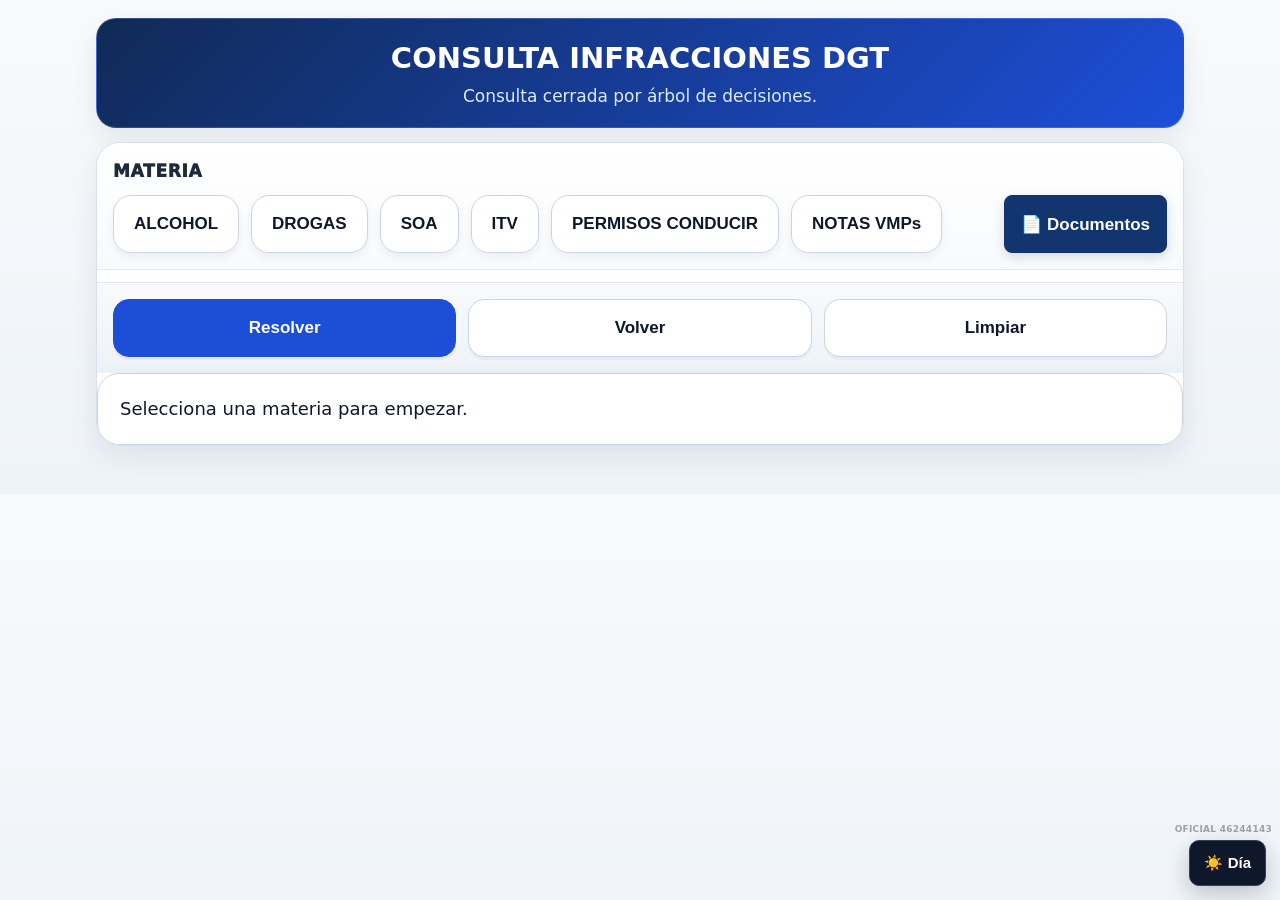
<file: index.html>
﻿<!DOCTYPE html>
<html lang="es">
<head>
  <meta charset="UTF-8">
  <meta name="viewport" content="width=device-width, initial-scale=1, viewport-fit=cover">
  <title>Consulta Infracciones DGT</title>
<link rel="stylesheet" href="styles/base.css">
<link rel="stylesheet" href="styles/vmp.css">
</head>
<body class="con-theme-toggle">
<button id="themeToggle" class="themeToggle" type="button">🌙 Noche</button>
<div class="app">
  <div class="hero">
    <h1>Consulta infracciones DGT</h1>
    <p>Consulta cerrada por árbol de decisiones.</p>
  </div>

  <div class="panel">
    <div class="section">
      <h2>Materia</h2>
      <div class="row" id="materiaRow">
        <button data-materia="ALCOHOL">ALCOHOL</button>
        <button data-materia="DROGAS">DROGAS</button>
        <button data-materia="SOA">SOA</button>
        <button data-materia="ITV">ITV</button>
        <button data-materia="PERMISOS">PERMISOS CONDUCIR</button>
        <button data-materia="VMP">NOTAS VMPs</button>
        <button id="btnApuntesRef" class="refButton" type="button">📄 Documentos</button>
      </div>
    </div>

    <div id="treeArea" class="stack"></div>

    <div class="actions" id="actionBar">
      <button class="primary" id="btnResolver" type="button">Resolver</button>
      <button id="btnVolver" type="button">Volver</button>
      <button id="btnLimpiar" type="button">Limpiar</button>
    </div>

    <div id="resultado" class="result">Selecciona una materia para empezar.</div>
  </div>
</div>

<script src="js/app.js"></script>
<script src="js/ficha.js"></script>
  <div class="oficial-firma">OFICIAL 46244143</div>
</body>
</html>
</file>
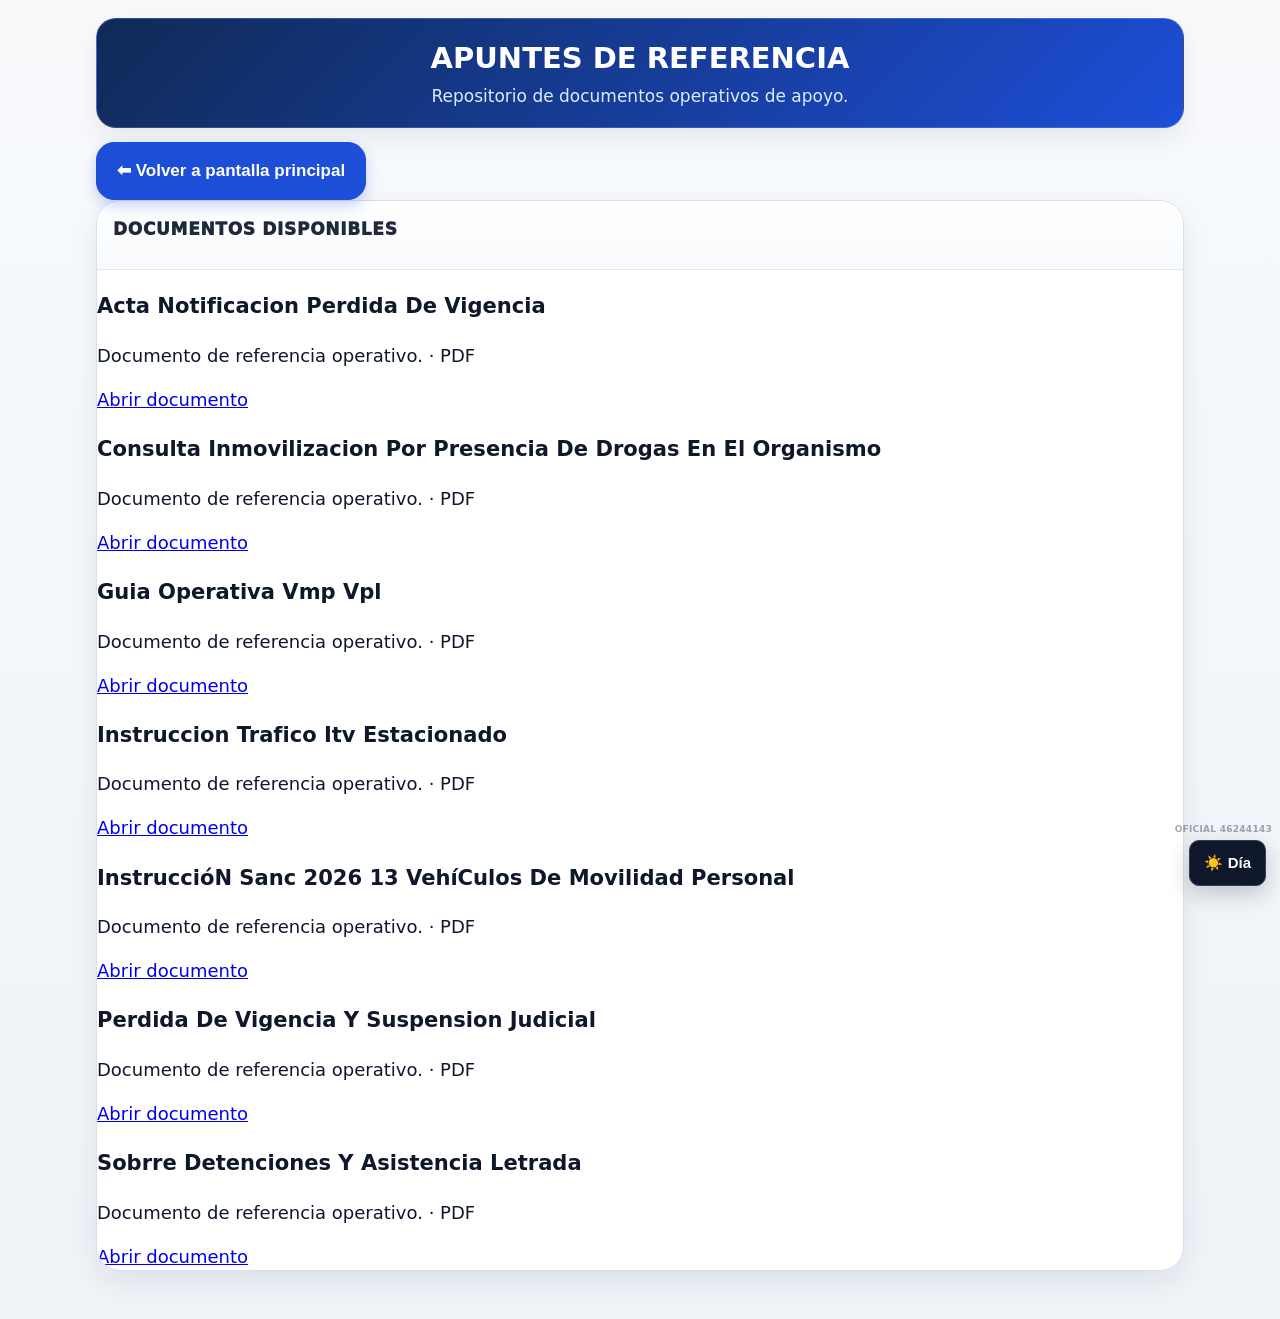
<file: apuntes.html>
﻿<!DOCTYPE html>
<html lang="es">
<head>
  <meta charset="UTF-8">
  <meta name="viewport" content="width=device-width, initial-scale=1, viewport-fit=cover">
  <title>Apuntes de referencia</title>
  <link rel="stylesheet" href="styles/base.css">
</head>
<body class="con-theme-toggle">
<button id="themeToggle" class="themeToggle" type="button">🌙 Noche</button>
  <div class="app">
    <div class="hero">
      <h1>Apuntes de referencia</h1>
      <p>Repositorio de documentos operativos de apoyo.</p>
    </div>

    <div class="top-actions">
      <button class="primary" onclick="window.location.href='index.html'">⬅ Volver a pantalla principal</button>
    </div>

    <div class="panel">
      <div class="section">
        <h2>Documentos disponibles</h2>
      </div>

      <div class="doc-grid" id="lista-documentos">
        <article class="doc-card">
          <h3>Cargando documentos...</h3>
          <p>Preparando el índice de documentos de referencia.</p>
        </article>
      </div>
    </div>
  </div>

<script src="documentos-index.js"></script>
<script>
(function(){
 const btn=document.getElementById("themeToggle");
 const saved=localStorage.getItem("temaAppDGT")||"dia";
 function apply(t){const dark=t==="noche";document.body.classList.toggle("dark-mode",dark);btn.textContent=dark?"🌙 Noche":"☀️ Día";localStorage.setItem("temaAppDGT",t);}
 apply(saved);
 btn.addEventListener("click",()=>apply(document.body.classList.contains("dark-mode")?"dia":"noche"));
})();
</script>
<script>
(function(){
  const contenedor = document.getElementById("lista-documentos");

  function escapar(texto){
    return String(texto || "")
      .replace(/&/g, "&amp;")
      .replace(/</g, "&lt;")
      .replace(/>/g, "&gt;")
      .replace(/"/g, "&quot;")
      .replace(/'/g, "&#039;");
  }

  function pintarDocumentos(datos){
    if(!contenedor) return;

    const documentos = datos && Array.isArray(datos.documentos) ? datos.documentos : [];
    contenedor.innerHTML = "";

    if(documentos.length === 0){
      contenedor.innerHTML = `
        <article class="doc-card">
          <h3>No hay documentos disponibles</h3>
          <p>Añade archivos a la carpeta documentos y ejecuta generar_indice_documentos.py.</p>
        </article>
      `;
      return;
    }

    documentos.forEach(function(doc){
      const nombre = doc.nombre || (doc.archivo || "").split("/").pop();
      const titulo = doc.titulo || nombre || "Documento";
      const tipo = doc.tipo || "DOC";
      const descripcion = doc.descripcion || "Documento de referencia operativo.";
      const urlVisor = "visor_documento.html?doc=" + encodeURIComponent(nombre) + "&from=apuntes";

      const tarjeta = document.createElement("article");
      tarjeta.className = "doc-card";
      tarjeta.innerHTML = `
        <h3>${escapar(titulo)}</h3>
        <p>${escapar(descripcion)} · ${escapar(tipo)}</p>
        <a class="button primary" href="${urlVisor}">
          Abrir documento
        </a>
      `;
      contenedor.appendChild(tarjeta);
    });
  }

  async function cargarIndice(){
    if(window.DOCUMENTOS_INDEX){
      pintarDocumentos(window.DOCUMENTOS_INDEX);
      return;
    }

    try{
      const respuesta = await fetch("documentos-index.json", {cache:"no-store"});
      if(!respuesta.ok) throw new Error("No se pudo cargar documentos-index.json");
      const datos = await respuesta.json();
      pintarDocumentos(datos);
    }catch(error){
      console.error(error);
      if(contenedor){
        contenedor.innerHTML = `
          <article class="doc-card">
            <h3>No se ha podido cargar el índice</h3>
            <p>Ejecuta python generar_indice_documentos.py desde la carpeta principal de la app.</p>
          </article>
        `;
      }
    }
  }

  cargarIndice();
})();
</script>

  <div class="oficial-firma">OFICIAL 46244143</div>
</body>
</html>
</file>
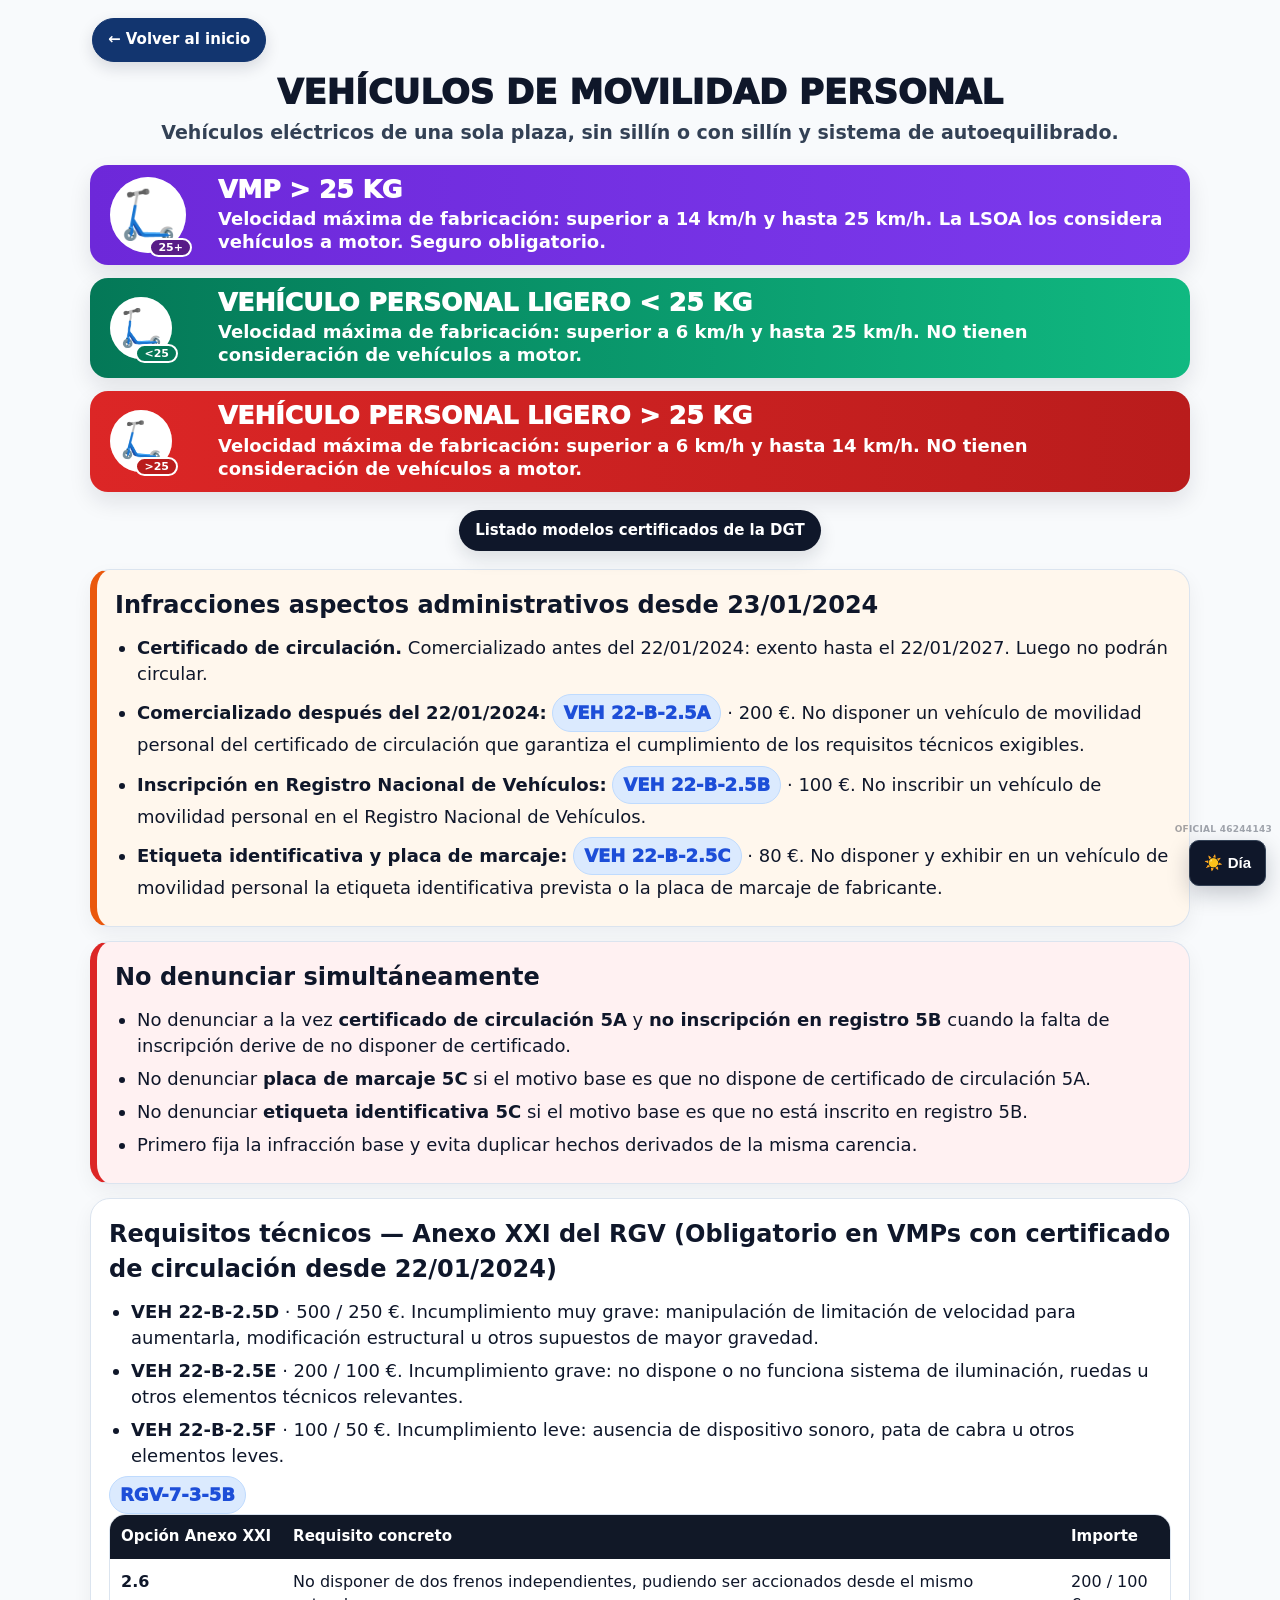
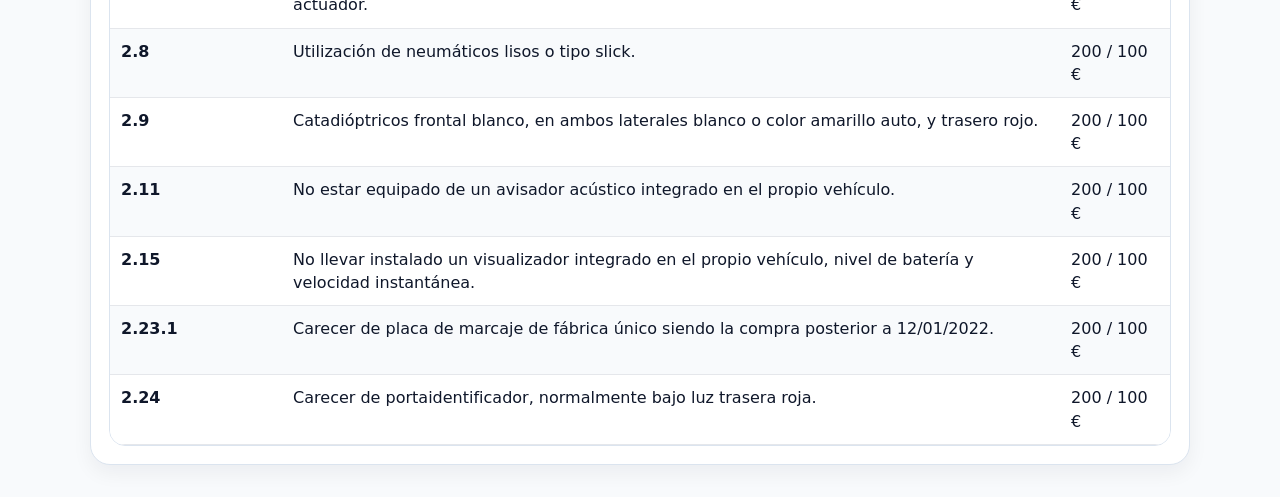
<file: notas_vmp.html>
﻿<!DOCTYPE html>
<html lang="es">
<head>
<meta charset="UTF-8">
<meta name="viewport" content="width=device-width, initial-scale=1, viewport-fit=cover">
<title>Notas VMPs</title>
<link rel="stylesheet" href="styles/base.css">
<link rel="stylesheet" href="styles/vmp.css">
</head>
<body class="con-theme-toggle">
<button id="themeToggle" class="themeToggle" type="button">🌙 Noche</button>

    <div class="vmp-notas-screen">
    <div class="vmp-back-bar">
      <a class="vmp-back-btn" href="index.html">← Volver al inicio</a>
    </div>

      <div class="vmp-notas-wrap">
        <h2 class="vmp-notas-title">Vehículos de Movilidad Personal</h2>
        <p class="vmp-notas-subtitle">Vehículos eléctricos de una sola plaza, sin sillín o con sillín y sistema de autoequilibrado.</p>

        <div class="vmp-type-list">
          <div class="vmp-type-card vmp-heavy">
            <div class="vmp-type-icon heavy"><span class="scoot">🛴</span><span class="vmp-type-badge">25+</span></div>
            <div>
              <div class="vmp-type-title">VMP &gt; 25 kg</div>
              <div class="vmp-type-text">Velocidad máxima de fabricación: superior a 14 km/h y hasta 25 km/h. La LSOA los considera vehículos a motor. Seguro obligatorio.</div>
            </div>
          </div>
          <div class="vmp-type-card vpl-light">
            <div class="vmp-type-icon light"><span class="scoot">🛴</span><span class="vmp-type-badge">&lt;25</span></div>
            <div>
              <div class="vmp-type-title">Vehículo Personal Ligero &lt; 25 kg</div>
              <div class="vmp-type-text">Velocidad máxima de fabricación: superior a 6 km/h y hasta 25 km/h. NO tienen consideración de vehículos a motor.</div>
            </div>
          </div>
          <div class="vmp-type-card vpl-heavy">
            <div class="vmp-type-icon wide"><span class="scoot">🛴</span><span class="vmp-type-badge">&gt;25</span></div>
            <div>
              <div class="vmp-type-title">Vehículo Personal Ligero &gt; 25 kg</div>
              <div class="vmp-type-text">Velocidad máxima de fabricación: superior a 6 km/h y hasta 14 km/h. NO tienen consideración de vehículos a motor.</div>
            </div>
          </div>
        </div>

        <div class="vmp-dgt-link-box">
          <a class="vmp-dgt-link" href="https://www.dgt.es/nuestros-servicios/tu-vehiculo/vehiculos-de-movilidad-personal-vmp/" target="_blank" rel="noopener noreferrer">Listado modelos certificados de la DGT</a>
        </div>

        <div class="vmp-note-box vmp-important">
          <h3>Infracciones aspectos administrativos desde 23/01/2024</h3>
          <ul class="vmp-note-list">
            <li><strong>Certificado de circulación.</strong> Comercializado antes del 22/01/2024: exento hasta el 22/01/2027. Luego no podrán circular.</li>
            <li><strong>Comercializado después del 22/01/2024:</strong> <span class="vmp-code-pill">VEH 22-B-2.5A</span> · 200 €. No disponer un vehículo de movilidad personal del certificado de circulación que garantiza el cumplimiento de los requisitos técnicos exigibles.</li>            
            <li><strong>Inscripción en Registro Nacional de Vehículos:</strong> <span class="vmp-code-pill">VEH 22-B-2.5B</span> · 100 €. No inscribir un vehículo de movilidad personal en el Registro Nacional de Vehículos.</li>
            <li><strong>Etiqueta identificativa y placa de marcaje:</strong> <span class="vmp-code-pill">VEH 22-B-2.5C</span> · 80 €. No disponer y exhibir en un vehículo de movilidad personal la etiqueta identificativa prevista o la placa de marcaje de fabricante.</li>
          </ul>
        </div>

        <div class="vmp-note-box vmp-danger">
          <h3>No denunciar simultáneamente</h3>
          <ul class="vmp-note-list">
            <li>No denunciar a la vez <strong>certificado de circulación 5A</strong> y <strong>no inscripción en registro 5B</strong> cuando la falta de inscripción derive de no disponer de certificado.</li>
            <li>No denunciar <strong>placa de marcaje 5C</strong> si el motivo base es que no dispone de certificado de circulación 5A.</li>
            <li>No denunciar <strong>etiqueta identificativa 5C</strong> si el motivo base es que no está inscrito en registro 5B.</li>
            <li>Primero fija la infracción base y evita duplicar hechos derivados de la misma carencia.</li>
          </ul>
        </div>

        <div class="vmp-note-box">
          <h3>Requisitos técnicos — Anexo XXI del RGV (Obligatorio en VMPs con certificado de circulación desde 22/01/2024)</h3>
          <ul class="vmp-note-list">
            <li><strong>VEH 22-B-2.5D</strong> · 500 / 250 €. Incumplimiento muy grave: manipulación de limitación de velocidad para aumentarla, modificación estructural u otros supuestos de mayor gravedad.</li>
            <li><strong>VEH 22-B-2.5E</strong> · 200 / 100 €. Incumplimiento grave: no dispone o no funciona sistema de iluminación, ruedas u otros elementos técnicos relevantes.</li>
            <li><strong>VEH 22-B-2.5F</strong> · 100 / 50 €. Incumplimiento leve: ausencia de dispositivo sonoro, pata de cabra u otros elementos leves.</li>
          </ul>
          <div class="vmp-tech-code-header">
            <span class="vmp-code-pill">RGV-7-3-5B</span>
          </div>
          <div class="vmp-table-wrap">
            <table class="vmp-tech-table">
              <thead><tr><th>Opción Anexo XXI</th><th>Requisito concreto</th><th>Importe</th></tr></thead>
              <tbody>
                <tr><td><strong>2.6</strong></td><td>No disponer de dos frenos independientes, pudiendo ser accionados desde el mismo actuador.</td><td>200 / 100 €</td></tr>
                <tr><td><strong>2.8</strong></td><td>Utilización de neumáticos lisos o tipo slick.</td><td>200 / 100 €</td></tr>
                <tr><td><strong>2.9</strong></td><td>Catadióptricos frontal blanco, en ambos laterales blanco o color amarillo auto, y trasero rojo.</td><td>200 / 100 €</td></tr>
                <tr><td><strong>2.11</strong></td><td>No estar equipado de un avisador acústico integrado en el propio vehículo.</td><td>200 / 100 €</td></tr>
                <tr><td><strong>2.15</strong></td><td>No llevar instalado un visualizador integrado en el propio vehículo, nivel de batería y velocidad instantánea.</td><td>200 / 100 €</td></tr>
                <tr><td><strong>2.23.1</strong></td><td>Carecer de placa de marcaje de fábrica único siendo la compra posterior a 12/01/2022.</td><td>200 / 100 €</td></tr>
                <tr><td><strong>2.24</strong></td><td>Carecer de portaidentificador, normalmente bajo luz trasera roja.</td><td>200 / 100 €</td></tr>
              </tbody>
            </table>
          </div>
        </div>


      </div>
    </div>
  <div class="oficial-firma">OFICIAL 46244143</div>

<script>
function initThemeToggle(){
  const btn = document.getElementById("themeToggle");
  if(!btn) return;
  const savedTheme = localStorage.getItem("temaAppDGT") || "dia";
  function applyTheme(theme){
    const dark = theme === "noche";
    document.body.classList.toggle("dark-mode", dark);
    btn.textContent = dark ? "🌙 Noche" : "☀️ Día";
    localStorage.setItem("temaAppDGT", theme);
  }
  applyTheme(savedTheme);
  btn.addEventListener("click", ()=>{
    const next = document.body.classList.contains("dark-mode") ? "dia" : "noche";
    applyTheme(next);
  });
}
initThemeToggle();
</script>
</body>
</html>
</file>
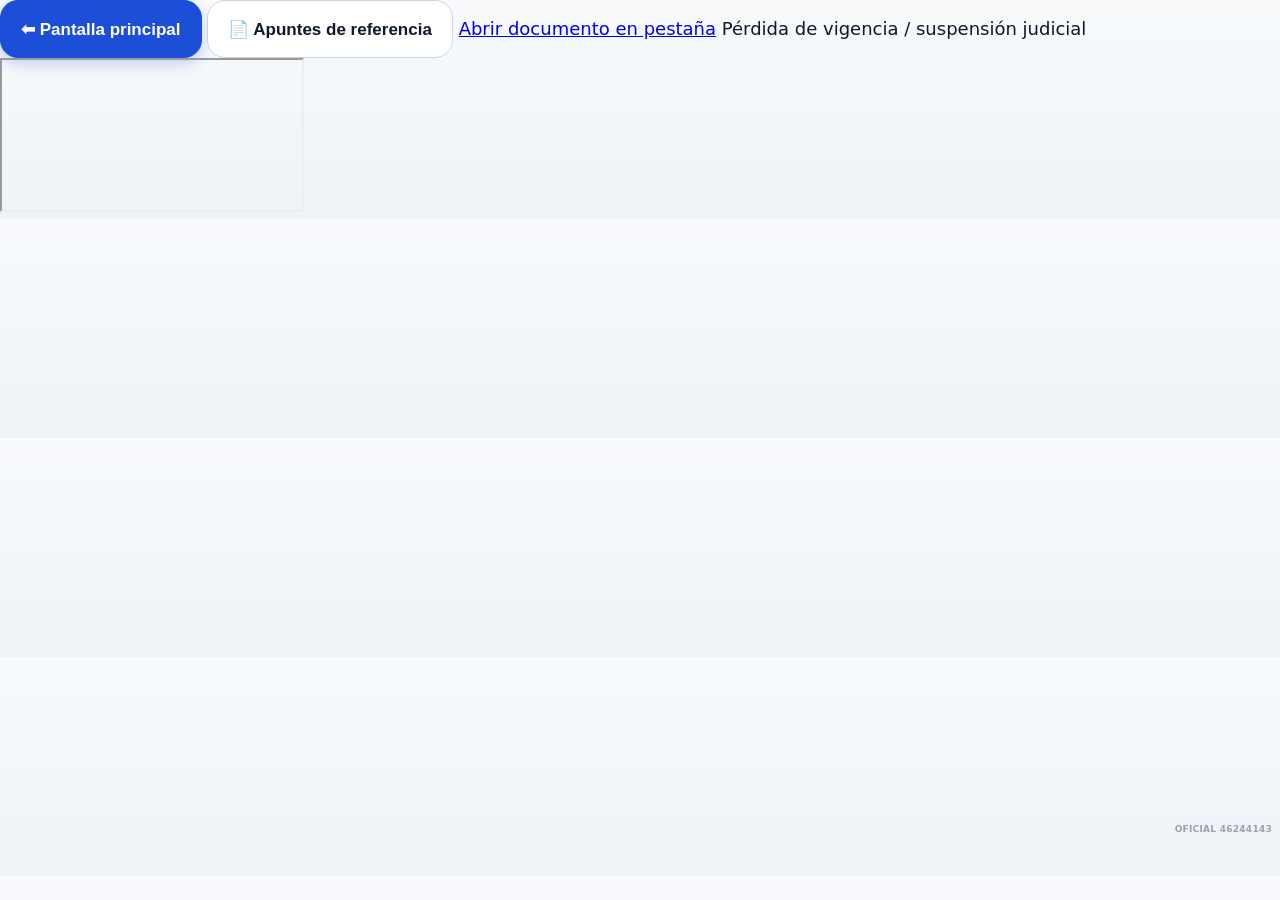
<file: visor_documento.html>
﻿<!DOCTYPE html>
<html lang="es">
<head>
  <meta charset="UTF-8">
  <meta name="viewport" content="width=device-width, initial-scale=1, viewport-fit=cover">
  <title>Visor de documento</title>
  <link rel="stylesheet" href="styles/base.css">
</head>
<body class="con-theme-toggle">
  <div class="toolbar">
    <button class="primary" onclick="window.location.href='index.html'">⬅ Pantalla principal</button>
    <button class="secondary" onclick="window.location.href='apuntes.html'">📄 Apuntes de referencia</button>
    <a id="openExternal" class="secondary" target="_blank" rel="noopener noreferrer">Abrir documento en pestaña</a>
    <span class="title" id="docTitle">Documento</span>
  </div>

  <iframe id="pdfFrame" title="Documento PDF"></iframe>

  <script src="documentos-index.js"></script>
  <script>
    const params = new URLSearchParams(window.location.search);
    const requested = params.get("doc") || "";

    const fallbackDocs = {
      "acta_notificacion_perdida_vigencia.pdf": {
        titulo: "Acta notificación pérdida de vigencia",
        archivo: "documentos/acta_notificacion_perdida_vigencia.pdf",
        nombre: "acta_notificacion_perdida_vigencia.pdf"
      },
      "perdidas_vigencia_suspension.pdf": {
        titulo: "Pérdida de vigencia / suspensión judicial",
        archivo: "documentos/perdidas_vigencia_suspension.pdf",
        nombre: "perdidas_vigencia_suspension.pdf"
      }
    };

    function buscarDocumentoEnIndice(nombre){
      const indice = window.DOCUMENTOS_INDEX;
      if(indice && Array.isArray(indice.documentos)){
        return indice.documentos.find(function(doc){
          return doc.nombre === nombre || (doc.archivo || "").split("/").pop() === nombre;
        });
      }
      return null;
    }

    const docEncontrado = buscarDocumentoEnIndice(requested);
    const doc = docEncontrado || fallbackDocs[requested] || fallbackDocs["perdidas_vigencia_suspension.pdf"];

    document.getElementById("docTitle").textContent = doc.titulo || doc.nombre || "Documento";
    document.getElementById("pdfFrame").src = doc.archivo;
    document.getElementById("openExternal").href = doc.archivo;
  </script>
  <div class="oficial-firma">OFICIAL 46244143</div>

<script>
(function(){
  const saved = localStorage.getItem("temaAppDGT") || "dia";
  if(saved === "noche"){
    document.body.classList.add("dark-mode");
  }
})();
</script>
</body>
</html>
</file>
<file: styles/base.css>
/* ============================================================
   base.css – Estilos compartidos entre las 4 páginas HTML
   Extraído de index.html
   ============================================================ */

/* ─── Root variables & Reset ─── */
:root {
  --bg: #eef3f8;
  --surface: #fff;
  --text: #0f172a;
  --muted: #475569;
  --border: #cbd5e1;
  --border-soft: #e2e8f0;
  --primary: #1d4ed8;
  --primary-dark: #173ea8;
  --primary-soft: #dbeafe;
  --warn: #b42318;
  --shadow: 0 10px 28px rgba(15, 23, 42, .08);
}

* {
  box-sizing: border-box;
}

/* ─── Body & App ─── */
body {
  margin: 0;
  font-family: system-ui, -apple-system, Segoe UI, Roboto, Arial, sans-serif;
  background: linear-gradient(180deg, #f8fafc 0%, var(--bg) 100%);
  color: var(--text);
  font-size: 18px;
  line-height: 1.45;
}

.app {
  max-width: 1120px;
  margin: 0 auto;
  padding: 18px 16px 34px;
}

/* ─── Hero ─── */
.hero {
  background: linear-gradient(135deg, #102a56, #1d4ed8);
  color: #fff;
  border-radius: 20px;
  padding: 18px 20px;
  margin-bottom: 14px;
  box-shadow: var(--shadow);
  border: 1px solid rgba(255, 255, 255, .16);
}

.hero h1 {
  margin: 0;
  font-size: 29px;
}

.hero p {
  margin: 5px 0 0;
  color: #dbeafe;
  font-size: 17px;
}

/* ─── Panel / Section ─── */
.panel,
.result {
  background: rgba(255, 255, 255, .96);
  border: 1px solid var(--border);
  border-radius: 20px;
  box-shadow: var(--shadow);
  overflow: hidden;
}

.panel {
  margin-bottom: 14px;
}

.section {
  padding: 16px;
  border-bottom: 1px solid var(--border-soft);
}

.section h2 {
  font-size: 18px;
  margin: 0 0 12px;
  color: #172033;
  text-transform: uppercase;
  letter-spacing: .04em;
}

/* ─── Row ─── */
.row {
  display: flex;
  gap: 10px;
  flex-wrap: wrap;
  align-items: center;
}

/* ─── Buttons ─── */
button {
  border: 1px solid var(--border);
  background: #fff;
  border-radius: 999px;
  padding: 14px 18px;
  font-weight: 800;
  font-size: 17px;
  color: #0f172a;
  cursor: pointer;
  transition: background .15s, border-color .15s, transform .05s, box-shadow .15s;
  min-height: 52px;
}

button:active {
  transform: translateY(1px);
}

button:hover {
  border-color: #93a4bd;
  background: #f8fafc;
}

.selected,
.active {
  background: #0f766e;
  border-color: #0f766e;
  color: #fff;
  box-shadow: 0 8px 18px rgba(15, 118, 110, .30);
}

.selected:hover,
.active:hover {
  background: #115e59;
  border-color: #115e59;
  color: #fff;
}

button.primary {
  background: var(--primary);
  border-color: var(--primary);
  color: #fff;
  box-shadow: 0 6px 14px rgba(29, 78, 216, .24);
}

button.primary:hover {
  background: var(--primary-dark);
  border-color: var(--primary-dark);
  color: #fff;
}

#materiaRow button[data-materia="VMP"] {
  margin-left: auto;
  background: #15803d;
  color: #fff;
  border-color: #15803d;
}

#materiaRow button[data-materia="VMP"]:hover {
  background: #166534;
  border-color: #166534;
}

#materiaRow button[data-materia="VMP"].active,
#materiaRow button[data-materia="VMP"].selected {
  background: #14532d;
  border-color: #14532d;
  color: #fff;
  box-shadow: 0 8px 18px rgba(20, 83, 45, .35);
}

/* ─── Stack ─── */
.stack {
  display: flex;
  flex-direction: column;
  gap: 12px;
}

/* ─── Step ─── */
.step {
  background: #fff;
  border: 1px solid var(--border-soft);
  border-radius: 18px;
  padding: 16px;
}

.step h3 {
  margin: 0 0 12px;
  font-size: 19px;
  color: #111827;
}

/* ─── Route ─── */
.route {
  padding: 12px 16px;
  color: var(--muted);
  font-size: 16px;
}

/* ─── Actions ─── */
.actions {
  display: grid;
  grid-template-columns: 1fr 1fr 1fr;
  gap: 12px;
  padding: 16px;
}

.actions button {
  border-radius: 16px;
}

/* ─── Result (base) ─── */
.result {
  padding: 18px;
}

.result h2 {
  margin: 0 0 10px;
  font-size: 26px;
}

.pill {
  display: inline-block;
  background: var(--primary-soft);
  color: #0b3b9e;
  border: 1px solid #b7d0ff;
  border-radius: 999px;
  padding: 5px 10px;
  font-weight: 900;
  font-size: 15px;
  margin: 0 5px 8px 0;
}

.field {
  margin: 9px 0;
}

.field strong {
  font-weight: 900;
}

.penal {
  border-left: 6px solid var(--warn);
  background: #fff1f2;
  padding: 14px;
  border-radius: 14px;
  margin-top: 12px;
  color: #7f1d1d;
}

.ok {
  border-left: 6px solid #15803d;
  background: #f0fdf4;
  padding: 14px;
  border-radius: 14px;
  margin-top: 12px;
  color: #14532d;
}

.margin-warning {
  color: #b42318;
  font-style: italic;
  font-weight: 800;
  margin-top: 8px;
}

.margin-card {
  border: 1px solid #fecaca;
  background: #fff7f7;
  border-radius: 16px;
  padding: 14px;
}

.margin-card h3 {
  color: #991b1b;
}

.margin-table {
  width: 100%;
  border-collapse: collapse;
  overflow: hidden;
  border-radius: 14px;
  background: #fff;
}

.margin-table th {
  background: #1e293b;
  color: #fff;
  text-align: left;
}

.margin-table th,
.margin-table td {
  padding: 12px;
  border-bottom: 1px solid #e2e8f0;
  font-size: 16px;
}

.margin-table .zone {
  font-weight: 900;
}

.calcBox {
  display: grid;
  grid-template-columns: 1fr auto;
  gap: 10px;
  margin-top: 12px;
}

.calcBox input {
  border: 1px solid var(--border);
  border-radius: 14px;
  padding: 13px;
  font-size: 18px;
}

/* ─── VMP screen (base, NOT notas) ─── */
.vmp-screen {
  padding: 18px;
  background: #f8fafc;
}

/* ─── Result card styles ─── */
.result {
  padding: 22px;
  background: #ffffff;
  border-radius: 22px;
}

.result .result-chipbar {
  display: flex;
  flex-wrap: wrap;
  gap: 8px;
  margin-bottom: 14px;
}

.result .badge,
.result .pill {
  display: inline-flex;
  align-items: center;
  gap: 6px;
  border-radius: 999px;
  padding: 7px 14px;
  font-size: 17px;
  font-weight: 900;
  letter-spacing: .02em;
  border: 1px solid transparent;
}

.result .badge.blue {
  background: #dbeafe;
  color: #1d4ed8;
  border-color: #bfdbfe;
}

.result .badge.green {
  background: #dcfce7;
  color: #166534;
  border-color: #bbf7d0;
}

.result .badge.gray {
  background: #f1f5f9;
  color: #334155;
  border-color: #cbd5e1;
}

.result .title,
.result .result-title {
  font-size: 26px;
  line-height: 1.22;
  font-weight: 950;
  color: #061225;
  margin: 8px 0 24px;
  letter-spacing: -.025em;
}

.result .summary-grid {
  display: grid;
  grid-template-columns: repeat(5, minmax(0, 1fr));
  gap: 12px;
  margin: 18px 0 18px;
}

.result .summary-card {
  border-radius: 18px;
  padding: 14px 16px;
  min-height: 76px;
  display: flex;
  align-items: center;
  gap: 12px;
  border: 1px solid transparent;
}

.result .summary-icon {
  font-size: 25px;
  line-height: 1;
  flex: 0 0 auto;
}

.result .summary-label {
  font-size: 14px;
  font-weight: 950;
  text-transform: uppercase;
  letter-spacing: .05em;
  margin-bottom: 2px;
}

.result .summary-value {
  font-size: 20px;
  font-weight: 950;
  color: #071225;
}

.result .summary-red {
  background: #fee2e2;
  border-color: #fecaca;
}

.result .summary-red .summary-label,
.result .summary-red .summary-icon {
  color: #dc2626;
}

.result .summary-blue {
  background: #eaf2ff;
  border-color: #bfdbfe;
}

.result .summary-blue .summary-label,
.result .summary-blue .summary-icon {
  color: #2563eb;
}

.result .summary-green {
  background: #e6f8ef;
  border-color: #bbf7d0;
}

.result .summary-green .summary-label,
.result .summary-green .summary-icon {
  color: #059669;
}

.result .summary-purple {
  background: #f3e8ff;
  border-color: #e9d5ff;
}

.result .summary-purple .summary-label,
.result .summary-purple .summary-icon {
  color: #9333ea;
}

.result .summary-slate {
  background: #f1f5f9;
  border-color: #e2e8f0;
}

.result .summary-slate .summary-label,
.result .summary-slate .summary-icon {
  color: #334155;
}

.result .result-block {
  border-radius: 18px;
  padding: 16px 18px;
  margin: 14px 0;
  font-size: 19px;
  line-height: 1.55;
}

.result .result-block strong {
  font-weight: 950;
}

.result .block-neutral {
  background: #f8fafc;
  border: 1px solid #e2e8f0;
  color: #0f172a;
}

.result .block-blue {
  background: #eaf2ff;
  border-left: 6px solid #2563eb;
  color: #0f172a;
}

.result .block-green {
  background: #e7f8ef;
  border-left: 6px solid #059669;
  color: #064e3b;
}

.result .block-red {
  background: #fff1f2;
  border-left: 6px solid #dc2626;
  color: #7f1d1d;
}

.result .block-title {
  display: flex;
  align-items: center;
  gap: 8px;
  font-size: 20px;
  font-weight: 950;
  text-transform: uppercase;
  letter-spacing: .04em;
  margin-bottom: 8px;
}

.result .block-blue .block-title {
  color: #1d4ed8;
}

.result .block-green .block-title {
  color: #059669;
}

.result .block-red .block-title {
  color: #dc2626;
}

@media (max-width: 900px) {
  .result .summary-grid {
    grid-template-columns: repeat(2, minmax(0, 1fr));
  }

  .result .summary-card:last-child {
    grid-column: 1 / -1;
  }
}

@media (max-width: 560px) {
  .result {
    padding: 16px;
  }

  .result .result-title,
  .result .title {
    font-size: 24px;
  }

  .result .summary-grid {
    grid-template-columns: 1fr;
  }

  .result .summary-card:last-child {
    grid-column: auto;
  }

  .result .result-block {
    font-size: 17px;
    padding: 14px;
  }
}

/* ─── Panel/section visual polish ─── */
.panel {
  background: rgba(255, 255, 255, .98);
  border: 1px solid #d7e0eb;
  border-radius: 24px;
}

.section {
  background: linear-gradient(180deg, #ffffff, #f8fafc);
}

.section h2 {
  color: #1e293b;
  font-size: 17px;
  font-weight: 950;
}

#materiaRow {
  gap: 12px;
}

#materiaRow button {
  background: #ffffff;
  border: 1px solid #cbd5e1;
  box-shadow: 0 2px 0 rgba(15, 23, 42, .04);
}

#materiaRow button.active,
#materiaRow button.selected {
  background: #0f766e;
  border-color: #0f766e;
  color: #ffffff;
  box-shadow: 0 10px 22px rgba(15, 118, 110, .28);
}

/* ─── Tree area ─── */
#treeArea {
  padding: 0 16px 12px;
}

/* ─── Step polish ─── */
.step {
  background: linear-gradient(180deg, #ffffff, #f8fafc);
  border: 1px solid #dbe4ef;
  border-radius: 22px;
  padding: 18px;
  box-shadow: 0 8px 20px rgba(15, 23, 42, .045);
}

.step h2,
.step h3,
.step .step-title {
  color: #0f172a;
  font-weight: 950;
  font-size: 20px;
  margin: 0 0 14px;
  letter-spacing: -.01em;
}

.options,
.step .row {
  display: flex;
  flex-wrap: wrap;
  gap: 10px;
}

.step button {
  background: #ffffff;
  border: 1px solid #cbd5e1;
  color: #0f172a;
}

.step button.active,
.step button.selected {
  background: #0f766e;
  border-color: #0f766e;
  color: #fff;
  box-shadow: 0 9px 20px rgba(15, 118, 110, .30);
}

.step button:hover {
  border-color: #94a3b8;
}

.step button.active:hover,
.step button.selected:hover {
  background: #115e59;
  border-color: #115e59;
}

.path,
.route {
  margin: 0 0 4px;
  background: #f1f5f9;
  border: 1px solid #e2e8f0;
  color: #334155;
  border-radius: 16px;
  padding: 12px 14px;
  font-size: 16px;
  font-weight: 700;
}

/* ─── Actions polish ─── */
.actions {
  background: linear-gradient(180deg, #f8fafc, #eef3f8);
  border-top: 1px solid #e2e8f0;
}

.actions button {
  background: #ffffff;
  border: 1px solid #cbd5e1;
  box-shadow: 0 3px 0 rgba(15, 23, 42, .04);
}

.actions button.primary {
  background: #1d4ed8;
  border-color: #1d4ed8;
  color: #fff;
}

.actions button.primary:hover {
  background: #173ea8;
}

.marginWarn,
.margin-warning {
  color: #b42318 !important;
  font-style: italic;
  font-weight: 950;
}

.secondaryLink {
  background: #eaf2ff !important;
  color: #1d4ed8 !important;
  border-color: #bfdbfe !important;
}

.secondaryLink:hover {
  background: #dbeafe !important;
}

/* ─── Margin table, calc box, tiny input ─── */
.marginTableWrap {
  overflow: auto;
  border-radius: 18px;
  border: 1px solid #e2e8f0;
  box-shadow: 0 6px 14px rgba(15, 23, 42, .04);
}

.marginTable {
  width: 100%;
  border-collapse: collapse;
  background: #fff;
}

.marginTable th {
  background: #1e293b;
  color: #fff;
  text-align: left;
  font-size: 15px;
  padding: 13px;
}

.marginTable td {
  padding: 13px;
  border-bottom: 1px solid #e2e8f0;
  font-size: 16px;
}

.marginTable tr:nth-child(even) td {
  background: #f8fafc;
}

.calcBox {
  background: #f8fafc;
  border: 1px solid #e2e8f0;
  border-radius: 18px;
  padding: 14px;
  margin-top: 14px;
}

.tinyInput {
  border: 1px solid #cbd5e1;
  border-radius: 14px;
  padding: 13px;
  font-size: 18px;
  width: 100%;
}

/* ─── VMP header/card/amount/note (NOT in vmp.css) ─── */
.vmp-header {
  border-left-color: #0f766e;
}

.vmp-card {
  border-radius: 22px;
}

.vmp-card h3 {
  font-size: 25px;
}

.vmp-amount {
  background: #eaf2ff;
  border-color: #bfdbfe;
}

.vmp-note {
  font-size: 17px;
}

@media (max-width: 760px) {
  #treeArea {
    padding: 0 12px 10px;
  }

  .step {
    padding: 15px;
    border-radius: 18px;
  }

  .step h2,
  .step h3,
  .step .step-title {
    font-size: 19px;
  }

  .step button {
    width: 100%;
    justify-content: center;
  }

  .options,
  .step .row {
    display: grid;
    grid-template-columns: 1fr;
    gap: 9px;
  }

  .path,
  .route {
    font-size: 15px;
  }
}

/* ─── ActaLink ─── */
.actaLink {
  display: inline-flex;
  align-items: center;
  justify-content: center;
  margin-left: 8px;
  padding: 5px 10px;
  border-radius: 999px;
  background: #1d4ed8;
  color: #ffffff !important;
  text-decoration: none;
  font-size: 14px;
  font-weight: 950;
  white-space: nowrap;
  border: 1px solid #1d4ed8;
}

.actaLink:hover {
  background: #173ea8;
  border-color: #173ea8;
}

/* ─── RefButton ─── */
.refButton {
  margin-left: auto !important;
  border-radius: 8px !important;
  background: #0f172a !important;
  color: #ffffff !important;
  border: 1px solid #0f172a !important;
  box-shadow: 0 4px 12px rgba(15, 23, 42, .14) !important;
  padding: 14px 16px !important;
}

.refButton:hover {
  background: #1e293b !important;
  border-color: #1e293b !important;
}

.refButton + button[data-materia="VMP"] {
  margin-left: 12px !important;
}

@media (max-width: 760px) {
  .refButton {
    margin-left: 0 !important;
    grid-column: 1 / -1;
    width: 100%;
  }

  .refButton + button[data-materia="VMP"] {
    margin-left: 0 !important;
  }
}

/* ===== MODO DÍA / NOCHE ===== */
.themeToggle {
  position: fixed;
  right: 14px;
  bottom: 14px;
  z-index: 999;
  border-radius: 10px !important;
  background: #0f172a !important;
  color: #fff !important;
  border: 1px solid #334155 !important;
  box-shadow: 0 8px 22px rgba(15, 23, 42, .22) !important;
  min-height: 46px !important;
  padding: 10px 14px !important;
  font-size: 15px !important;
}

.themeToggle:hover {
  background: #1e293b !important;
}

/* ─── Dark mode ─── */
body.dark-mode {
  --bg: #0f172a;
  --surface: #111827;
  --text: #e5e7eb;
  --muted: #cbd5e1;
  --border: #334155;
  --border-soft: #1f2937;
  --primary-soft: #172554;
  background: linear-gradient(180deg, #020617 0%, #0f172a 100%) !important;
  color: #e5e7eb !important;
}

body.dark-mode .panel,
body.dark-mode .result,
body.dark-mode .step,
body.dark-mode .vmp-card {
  background: #111827 !important;
  border-color: #334155 !important;
  color: #e5e7eb !important;
}

body.dark-mode .section,
body.dark-mode .actions,
body.dark-mode .vmp-screen {
  background: #0f172a !important;
  border-color: #334155 !important;
}

body.dark-mode .section h2,
body.dark-mode .step h2,
body.dark-mode .step h3,
body.dark-mode .step .step-title,
body.dark-mode .result .result-title,
body.dark-mode .vmp-card h3,
body.dark-mode .vmp-header h2 {
  color: #f8fafc !important;
}

body.dark-mode .hero {
  background: linear-gradient(135deg, #020617, #1e3a8a);
  border-color: #334155;
}

body.dark-mode button:not(.primary):not(.active):not(.selected):not(.refButton):not(.themeToggle),
body.dark-mode .secondaryLink {
  background: #1e293b !important;
  color: #e5e7eb !important;
  border-color: #475569 !important;
}

body.dark-mode button:not(.primary):not(.active):not(.selected):not(.refButton):not(.themeToggle):hover,
body.dark-mode .secondaryLink:hover {
  background: #334155 !important;
  border-color: #64748b !important;
}

body.dark-mode .path,
body.dark-mode .route,
body.dark-mode .vmp-note,
body.dark-mode .calcBox,
body.dark-mode .block-neutral {
  background: #1e293b !important;
  border-color: #334155 !important;
  color: #e5e7eb !important;
}

body.dark-mode .summary-card {
  background: #1e293b !important;
  border-color: #334155 !important;
}

body.dark-mode .summary-value,
body.dark-mode .summary-label {
  color: #f8fafc !important;
}

body.dark-mode .block-blue {
  background: #172554 !important;
  color: #e5e7eb !important;
}

body.dark-mode .block-green {
  background: #052e2b !important;
  color: #d1fae5 !important;
}

body.dark-mode .block-red,
body.dark-mode .penal {
  background: #450a0a !important;
  color: #fee2e2 !important;
}

body.dark-mode .vmp-header {
  background: #111827 !important;
  border-color: #334155 !important;
}

body.dark-mode .vmp-header p,
body.dark-mode .vmp-card p,
body.dark-mode .field,
body.dark-mode .note {
  color: #e5e7eb !important;
}

body.dark-mode .marginTable,
body.dark-mode .marginTable td {
  background: #111827 !important;
  color: #e5e7eb !important;
  border-color: #334155 !important;
}

body.dark-mode .marginTable tr:nth-child(even) td {
  background: #1e293b !important;
}

body.dark-mode .tinyInput,
body.dark-mode .calcBox input {
  background: #020617 !important;
  color: #f8fafc !important;
  border-color: #475569 !important;
}

@media (max-width: 760px) {
  .themeToggle {
    right: 10px;
    bottom: 10px;
    font-size: 14px !important;
  }
}

/* ===== AJUSTES SOLICITADOS - MOBILE FIRST ===== */
.hero {
  text-align: center;
}

.hero h1 {
  text-transform: uppercase;
}

.hero p {
  text-align: center;
}

#materiaRow {
  display: flex;
  align-items: stretch;
}

#materiaRow button[data-materia="VMP"] {
  margin-left: 0 !important;
  background: #ffffff !important;
  color: #0f172a !important;
  border-color: #cbd5e1 !important;
}

#materiaRow button[data-materia="VMP"]:hover {
  background: #f8fafc !important;
  border-color: #94a3b8 !important;
}

#materiaRow button[data-materia="VMP"].active,
#materiaRow button[data-materia="VMP"].selected {
  background: #0f766e !important;
  border-color: #0f766e !important;
  color: #fff !important;
  box-shadow: 0 10px 22px rgba(15, 118, 110, .28) !important;
}

.refButton {
  margin-left: auto !important;
  border-radius: 8px !important;
  background: #12356f !important;
  color: #ffffff !important;
  border-color: #12356f !important;
}

.refButton:hover {
  background: #0b2857 !important;
  border-color: #0b2857 !important;
}

.tramoHeader {
  display: flex;
  align-items: center;
  gap: 12px;
  justify-content: space-between;
  flex-wrap: wrap;
  margin-bottom: 14px;
}

.tramoHeader .step-title {
  margin: 0 !important;
}

.marginCalcBtn {
  margin-left: auto;
  background: #eaf2ff !important;
  color: #1d4ed8 !important;
  border-color: #bfdbfe !important;
}

.marginCalcBtn:hover {
  background: #dbeafe !important;
}

@media (max-width: 760px) {
  .hero h1 {
    font-size: 22px;
    line-height: 1.15;
  }

  .hero p {
    font-size: 15px;
  }

  #materiaRow {
    display: grid;
    grid-template-columns: 1fr 1fr;
    gap: 9px;
  }

  #materiaRow button {
    font-size: 15px;
    line-height: 1.15;
    min-height: 50px;
    padding: 12px 8px;
  }

  #materiaRow button[data-materia="PERMISOS"] {
    grid-column: auto;
  }

  #materiaRow button[data-materia="VMP"] {
    grid-column: auto !important;
  }

  .refButton {
    grid-column: 1 / -1 !important;
    margin-left: 0 !important;
    width: 100%;
  }

  .tramoHeader {
    display: grid;
    grid-template-columns: 1fr;
    gap: 10px;
  }

  .marginCalcBtn {
    width: 100%;
    margin-left: 0;
  }
}

/* ===== FIRMA PROPIEDAD INTELECTUAL ===== */
.oficial-firma {
  position: fixed;
  right: 8px;
  bottom: 5px;
  z-index: 10000;
  padding: 0;
  background: transparent;
  color: rgba(15, 23, 42, .38);
  font-size: 9px;
  font-weight: 600;
  letter-spacing: .03em;
  line-height: 1;
  pointer-events: none;
  user-select: none;
}

body.dark-mode .oficial-firma {
  color: rgba(248, 250, 252, .34);
}

@media (max-width: 760px) {
  .oficial-firma {
    right: 7px;
    bottom: 5px;
    font-size: 8px;
  }
}

body.con-theme-toggle .oficial-firma {
  bottom: 66px;
}

/* ===== FICHA OPERATIVA PDF ===== */
.ficha-pdf-btn {
  display: inline-flex;
  align-items: center;
  justify-content: center;
  gap: 8px;
  margin: 12px 0 18px;
  border-radius: 14px;
  background: #102a56;
  border: 1px solid #102a56;
  color: #fff;
  font-weight: 950;
  box-shadow: 0 8px 18px rgba(15, 23, 42, .18);
}

.ficha-pdf-btn:hover {
  background: #061b3d;
  border-color: #061b3d;
  color: #fff;
}

body.dark-mode .ficha-pdf-btn {
  background: #1d4ed8;
  border-color: #1d4ed8;
  color: #fff;
}

/* ===== MEJORAS UI/UX: migas de pan, botones táctiles y estado activo ===== */
.breadcrumbs {
  display: flex;
  flex-wrap: wrap;
  align-items: center;
  gap: 8px;
  margin: 0 0 14px;
  padding: 12px 14px;
  border: 1px solid #dbe4ef;
  border-radius: 18px;
  background: linear-gradient(180deg, #ffffff, #f1f5f9);
  box-shadow: 0 6px 16px rgba(15, 23, 42, .045);
}

.breadcrumbs .bc-label {
  font-size: 13px;
  font-weight: 950;
  text-transform: uppercase;
  letter-spacing: .06em;
  color: #64748b;
  margin-right: 2px;
}

.breadcrumbs .bc-chip {
  display: inline-flex;
  align-items: center;
  min-height: 32px;
  padding: 6px 11px;
  border-radius: 999px;
  background: #eaf2ff;
  border: 1px solid #bfdbfe;
  color: #12356f;
  font-size: 15px;
  font-weight: 900;
}

.breadcrumbs .bc-chip.pending {
  background: #f8fafc;
  border-color: #e2e8f0;
  color: #64748b;
}

.breadcrumbs .bc-sep {
  color: #94a3b8;
  font-weight: 950;
}

/* ─── Button touch improvements ─── */
button,
.step button {
  min-height: 58px;
  padding: 16px 20px;
  border-radius: 18px;
  touch-action: manipulation;
  -webkit-tap-highlight-color: transparent;
}

.step button,
#materiaRow button {
  box-shadow: 0 4px 10px rgba(15, 23, 42, .055);
}

.step button.active,
.step button.selected,
#materiaRow button.active,
#materiaRow button.selected {
  outline: 3px solid rgba(15, 118, 110, .18);
  outline-offset: 2px;
}

.step button.active::after,
#materiaRow button.active::after {
  content: "  ✓";
  font-weight: 950;
}

.options {
  gap: 12px;
}

@media (max-width: 760px) {
  .breadcrumbs {
    padding: 10px;
    gap: 6px;
    border-radius: 16px;
  }

  .breadcrumbs .bc-label {
    width: 100%;
    margin-bottom: 2px;
  }

  .breadcrumbs .bc-chip {
    font-size: 14px;
    min-height: 30px;
  }

  button,
  .step button {
    min-height: 60px;
    padding: 16px 14px;
    border-radius: 16px;
  }

  .options,
  .step .row {
    gap: 10px;
  }
}

/* ─── Breadcrumbs dark mode ─── */
body.dark-mode .breadcrumbs {
  background: #1e293b !important;
  border-color: #334155 !important;
  color: #e5e7eb !important;
}

body.dark-mode .breadcrumbs .bc-label {
  color: #cbd5e1 !important;
}

body.dark-mode .breadcrumbs .bc-chip {
  background: #172554 !important;
  border-color: #1d4ed8 !important;
  color: #dbeafe !important;
}

body.dark-mode .breadcrumbs .bc-chip.pending {
  background: #0f172a !important;
  border-color: #334155 !important;
  color: #94a3b8 !important;
}
</file>
<file: styles/vmp.css>
/* ===== FICHA NOTAS VMPs - NUEVO DISEÑO ===== */
.vmp-notas-screen {
  padding: 18px;
  background: #f8fafc;
}

.vmp-notas-wrap {
  max-width: 1100px;
  margin: 0 auto;
}

.vmp-notas-title {
  text-align: center;
  font-size: 34px;
  line-height: 1.1;
  font-weight: 950;
  margin: 0 0 8px;
  color: #0f172a;
  text-transform: uppercase;
}

.vmp-notas-subtitle {
  text-align: center;
  font-size: 19px;
  font-weight: 750;
  color: #334155;
  margin: 0 0 18px;
}

.vmp-type-list {
  display: flex;
  flex-direction: column;
  gap: 13px;
  margin-bottom: 18px;
}

.vmp-type-card {
  border-radius: 18px;
  padding: 12px 20px;
  min-height: 96px;
  display: grid;
  grid-template-columns: 92px 1fr;
  align-items: center;
  gap: 16px;
  color: #fff;
  box-shadow: 0 10px 22px rgba(15, 23, 42, .10);
}

.vmp-type-card.vmp-heavy {
  background: linear-gradient(90deg, #6d28d9, #7c3aed);
}

.vmp-type-card.vpl-light {
  background: linear-gradient(90deg, #047857, #10b981);
}

.vmp-type-card.vpl-heavy {
  background: linear-gradient(90deg, #dc2626, #b91c1c);
}

.vmp-type-icon {
  position: relative;
  width: 62px;
  height: 62px;
  border-radius: 999px;
  background: #fff;
  color: #111827;
  display: flex;
  align-items: center;
  justify-content: center;
  font-size: 36px;
  box-shadow: inset 0 0 0 2px rgba(255, 255, 255, .32);
}

.vmp-type-icon .scoot {
  display: block;
  line-height: 1;
}

.vmp-type-icon .vmp-type-badge {
  position: absolute;
  right: -6px;
  bottom: -4px;
  background: #0f172a;
  color: #fff;
  border: 2px solid #fff;
  border-radius: 999px;
  padding: 2px 7px;
  font-size: 11px;
  font-weight: 900;
  line-height: 1;
}

.vmp-type-icon.heavy {
  width: 76px;
  height: 76px;
  font-size: 44px;
  background: #ffffff;
}

.vmp-type-icon.heavy .scoot {
  transform: scale(1.08);
}

.vmp-type-icon.heavy .vmp-type-badge {
  background: #581c87;
}

.vmp-type-icon.light .scoot {
  transform: translateX(-1px) rotate(-3deg);
}

.vmp-type-icon.light .vmp-type-badge {
  background: #047857;
}

.vmp-type-icon.wide .scoot {
  transform: translateX(1px) rotate(4deg);
}

.vmp-type-icon.wide .vmp-type-badge {
  background: #b91c1c;
}

.vmp-type-title {
  font-size: 25px;
  line-height: 1.05;
  font-weight: 950;
  margin-bottom: 4px;
  text-transform: uppercase;
}

.vmp-type-text {
  font-size: 18px;
  line-height: 1.28;
  font-weight: 750;
}

.vmp-note-box {
  background: #fff;
  border: 1px solid #dbe4ef;
  border-radius: 20px;
  padding: 18px;
  margin: 14px 0;
  box-shadow: 0 8px 20px rgba(15, 23, 42, .055);
}

.vmp-note-box h3 {
  margin: 0 0 12px;
  font-size: 24px;
  color: #0f172a;
}

.vmp-important {
  background: #fff7ed;
  border-left: 7px solid #ea580c;
}

.vmp-danger {
  background: #fff1f2;
  border-left: 7px solid #dc2626;
}

.vmp-note-list {
  margin: 8px 0 0;
  padding-left: 22px;
}

.vmp-note-list li {
  margin: 7px 0;
  font-size: 18px;
}

.vmp-table-wrap {
  overflow: auto;
  border: 1px solid #dbe4ef;
  border-radius: 16px;
}

.vmp-tech-table {
  width: 100%;
  border-collapse: collapse;
  background: #fff;
}

.vmp-tech-table th {
  background: #111827;
  color: #fff;
  text-align: left;
  padding: 11px;
  font-size: 15px;
  white-space: nowrap;
}

.vmp-tech-table td {
  border-bottom: 1px solid #e5e7eb;
  padding: 11px;
  vertical-align: top;
  font-size: 16px;
}

.vmp-tech-table tr:nth-child(even) td {
  background: #f8fafc;
}

.vmp-code-pill {
  display: inline-block;
  background: #dbeafe;
  color: #1d4ed8;
  border: 1px solid #bfdbfe;
  border-radius: 999px;
  padding: 5px 10px;
  font-weight: 950;
  white-space: nowrap;
}

.vmp-dgt-link-box {
  display: flex;
  align-items: center;
  justify-content: center;
  margin: 4px 0 18px;
}

.vmp-dgt-link {
  display: inline-flex;
  align-items: center;
  gap: 8px;
  text-decoration: none;
  background: #0f172a;
  color: #fff;
  border-radius: 999px;
  padding: 10px 16px;
  font-size: 15px;
  font-weight: 850;
  box-shadow: 0 8px 18px rgba(15, 23, 42, .12);
}

.vmp-dgt-link:hover {
  filter: brightness(1.08);
}

body.dark-mode .vmp-dgt-link {
  background: #e5e7eb;
  color: #0f172a;
}

body.dark-mode .vmp-notas-screen {
  background: #0f172a;
}

body.dark-mode .vmp-notas-title {
  color: #f8fafc;
}

body.dark-mode .vmp-notas-subtitle {
  color: #cbd5e1;
}

body.dark-mode .vmp-note-box {
  background: #111827;
  border-color: #334155;
  color: #e5e7eb;
}

body.dark-mode .vmp-note-box h3 {
  color: #f8fafc;
}

body.dark-mode .vmp-important {
  background: #1e293b;
}

body.dark-mode .vmp-danger {
  background: #450a0a;
}

body.dark-mode .vmp-tech-table {
  background: #111827;
  color: #e5e7eb;
}

body.dark-mode .vmp-tech-table td {
  border-color: #334155;
}

body.dark-mode .vmp-tech-table tr:nth-child(even) td {
  background: #1e293b;
}

@media (max-width: 760px) {
  .vmp-notas-screen {
    padding: 12px;
  }

  .vmp-notas-title {
    font-size: 25px;
  }

  .vmp-notas-subtitle {
    font-size: 16px;
  }

  .vmp-type-card {
    grid-template-columns: 66px 1fr;
    gap: 12px;
    padding: 11px 14px;
    min-height: 86px;
  }

  .vmp-type-icon {
    width: 50px;
    height: 50px;
    font-size: 28px;
  }

  .vmp-type-icon.heavy {
    width: 60px;
    height: 60px;
    font-size: 34px;
  }

  .vmp-type-icon .vmp-type-badge {
    font-size: 9px;
    padding: 2px 6px;
    right: -5px;
    bottom: -4px;
  }

  .vmp-type-title {
    font-size: 19px;
  }

  .vmp-type-text {
    font-size: 15px;
  }

  .vmp-note-box {
    padding: 14px;
    border-radius: 16px;
  }

  .vmp-note-box h3 {
    font-size: 21px;
  }

  .vmp-note-list li {
    font-size: 16px;
  }

  .vmp-tech-table th,
  .vmp-tech-table td {
    font-size: 14px;
    padding: 9px;
  }
}

/* ===== BOTÓN VOLVER AL INDEX ===== */
.vmp-back-bar{
  max-width:1100px;
  margin:0 auto 12px;
  padding:0 2px;
}
.vmp-back-btn{
  display:inline-flex;
  align-items:center;
  justify-content:center;
  gap:8px;
  text-decoration:none;
  background:#12356f;
  color:#ffffff;
  border:1px solid #12356f;
  border-radius:999px;
  padding:10px 15px;
  font-size:15px;
  font-weight:900;
  box-shadow:0 6px 16px rgba(15,23,42,.14);
}
.vmp-back-btn:hover{
  background:#0b2857;
  border-color:#0b2857;
}
body.dark-mode .vmp-back-btn{
  background:#e5e7eb;
  color:#0f172a;
  border-color:#e5e7eb;
}
@media(max-width:760px){
  .vmp-back-bar{margin-bottom:10px}
  .vmp-back-btn{width:100%;font-size:15px;padding:11px 14px}
}
</file>
